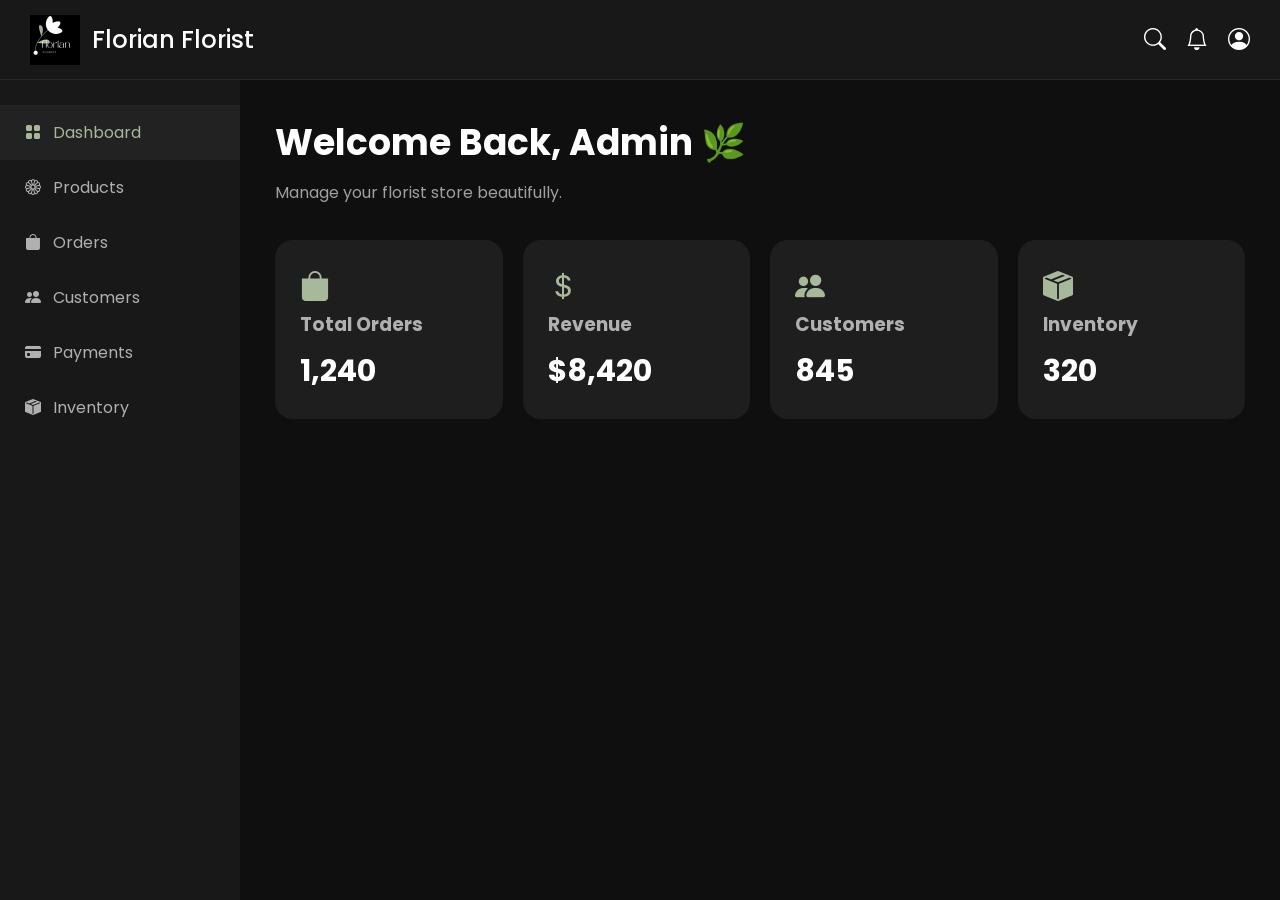
<file: index.html>
<!DOCTYPE html>
<html lang="en">

<head>

    <meta charset="UTF-8">
    <meta name="viewport" content="width=device-width, initial-scale=1.0">

    <title>Florian Florist Admin</title>

    <!-- CSS -->

    <link rel="stylesheet" href="style.css">

    <!-- BOOTSTRAP ICONS -->

    <link rel="stylesheet"
    href="https://cdn.jsdelivr.net/npm/bootstrap-icons@1.11.3/font/bootstrap-icons.min.css">

</head>

<body>

    <!-- NAVBAR -->

    <nav class="navbar">

        <div class="logo-section">

            <img src="logo.png" class="logo">

            <h2>Florian Florist</h2>

        </div>

        <div class="nav-icons">

            <i class="bi bi-search"></i>

            <i class="bi bi-bell"></i>

            <i class="bi bi-person-circle"></i>

        </div>

    </nav>

    <!-- DASHBOARD -->

    <div class="dashboard">

        <!-- SIDEBAR -->

        <div class="sidebar">

            <a href="#" class="active">
                <i class="bi bi-grid-fill"></i>
                Dashboard
            </a>

            <a href="products.html">
                <i class="bi bi-flower1"></i>
                Products
            </a>

            <a href="orders.html">
                <i class="bi bi-bag-fill"></i>
                Orders
            </a>

            <a href="customers.html">
                <i class="bi bi-people-fill"></i>
                Customers
            </a>

            <a href="payments.html">
                <i class="bi bi-credit-card-fill"></i>
                Payments
            </a>

            <a href="inventory.html">
                <i class="bi bi-box-seam-fill"></i>
                Inventory
            </a>

        </div>

        <!-- MAIN CONTENT -->

        <div class="main-content">

            <h1>Welcome Back, Admin 🌿</h1>

            <p class="subtitle">
                Manage your florist store beautifully.
            </p>

            <!-- CARDS -->

            <div class="cards">

                <div class="card">

                    <i class="bi bi-bag-fill"></i>

                    <h3>Total Orders</h3>

                    <h2>1,240</h2>

                </div>

                <div class="card">

                    <i class="bi bi-currency-dollar"></i>

                    <h3>Revenue</h3>

                    <h2>$8,420</h2>

                </div>

                <div class="card">

                    <i class="bi bi-people-fill"></i>

                    <h3>Customers</h3>

                    <h2>845</h2>

                </div>

                <div class="card">

                    <i class="bi bi-box-seam-fill"></i>

                    <h3>Inventory</h3>

                    <h2>320</h2>

                </div>

            </div>

        </div>

    </div>

</body>

</html>
</file>
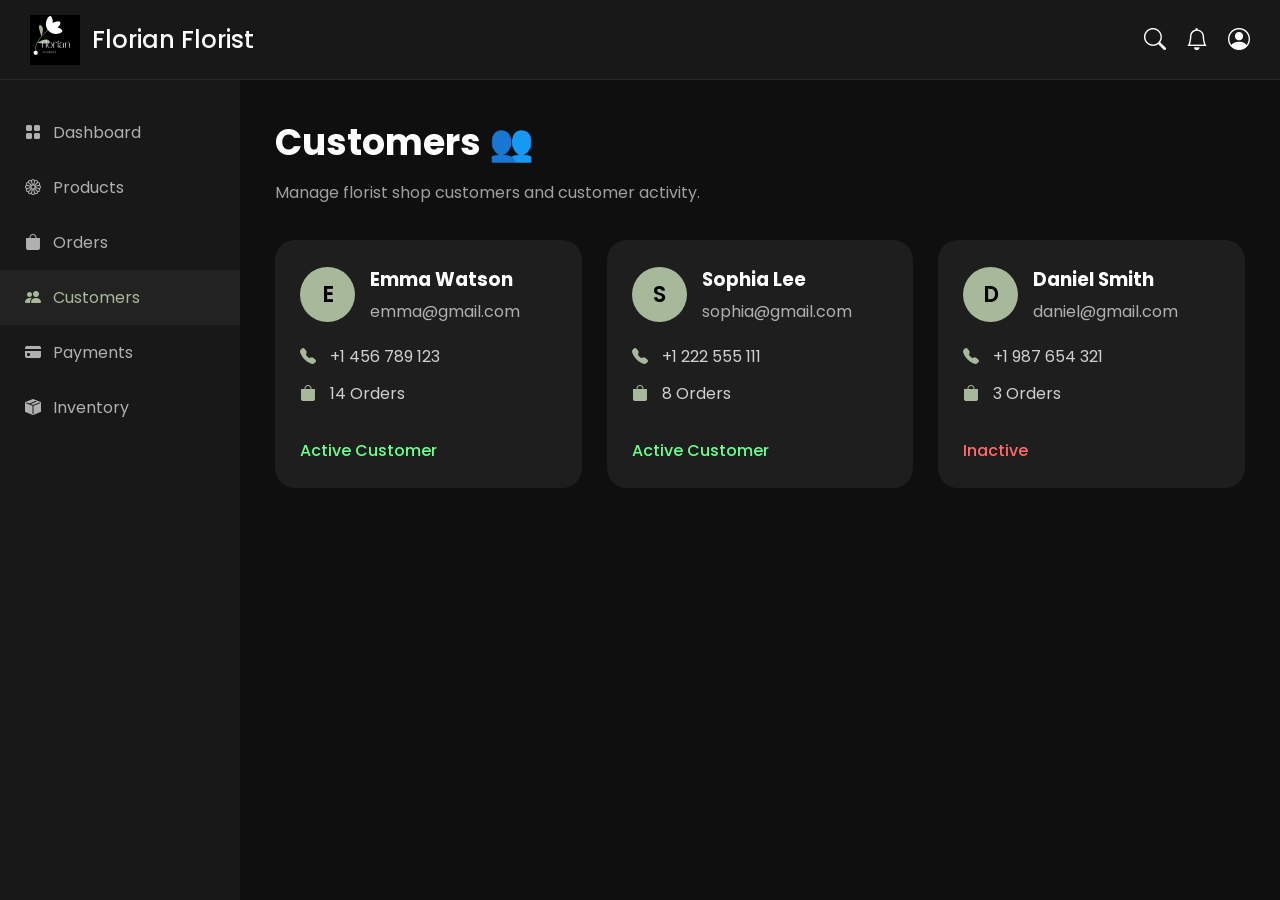
<file: customers.html>
<!DOCTYPE html>
<html lang="en">

<head>

    <meta charset="UTF-8">
    <meta name="viewport" content="width=device-width, initial-scale=1.0">

    <title>Customers - Florian Florist</title>

    <link rel="stylesheet" href="style.css">

    <link rel="stylesheet"
    href="https://cdn.jsdelivr.net/npm/bootstrap-icons@1.11.3/font/bootstrap-icons.min.css">

</head>

<body>

    <!-- NAVBAR -->

    <nav class="navbar">

        <div class="logo-section">

            <img src="logo.png" class="logo">

            <h2>Florian Florist</h2>

        </div>

        <div class="nav-icons">

            <i class="bi bi-search"></i>

            <i class="bi bi-bell"></i>

            <i class="bi bi-person-circle"></i>

        </div>

    </nav>

    <!-- DASHBOARD -->

    <div class="dashboard">

        <!-- SIDEBAR -->

        <div class="sidebar">

            <a href="index.html">
                <i class="bi bi-grid-fill"></i>
                Dashboard
            </a>

            <a href="products.html">
                <i class="bi bi-flower1"></i>
                Products
            </a>

            <a href="orders.html">
                <i class="bi bi-bag-fill"></i>
                Orders
            </a>

            <a href="customers.html" class="active">
                <i class="bi bi-people-fill"></i>
                Customers
            </a>

            <a href="#">
                <i class="bi bi-credit-card-fill"></i>
                Payments
            </a>

            <a href="#">
                <i class="bi bi-box-seam-fill"></i>
                Inventory
            </a>

        </div>

        <!-- MAIN CONTENT -->

        <div class="main-content">

            <h1>Customers 👥</h1>

            <p class="subtitle">
                Manage florist shop customers and customer activity.
            </p>

            <!-- CUSTOMER CARDS -->

            <div class="customer-grid">

                <!-- CARD 1 -->

                <div class="customer-card">

                    <div class="customer-top">

                        <div class="customer-avatar">
                            E
                        </div>

                        <div>

                            <h3>Emma Watson</h3>

                            <p>emma@gmail.com</p>

                        </div>

                    </div>

                    <div class="customer-details">

                        <p>
                            <i class="bi bi-telephone-fill"></i>
                            +1 456 789 123
                        </p>

                        <p>
                            <i class="bi bi-bag-fill"></i>
                            14 Orders
                        </p>

                    </div>

                    <span class="active-customer">
                        Active Customer
                    </span>

                </div>

                <!-- CARD 2 -->

                <div class="customer-card">

                    <div class="customer-top">

                        <div class="customer-avatar">
                            S
                        </div>

                        <div>

                            <h3>Sophia Lee</h3>

                            <p>sophia@gmail.com</p>

                        </div>

                    </div>

                    <div class="customer-details">

                        <p>
                            <i class="bi bi-telephone-fill"></i>
                            +1 222 555 111
                        </p>

                        <p>
                            <i class="bi bi-bag-fill"></i>
                            8 Orders
                        </p>

                    </div>

                    <span class="active-customer">
                        Active Customer
                    </span>

                </div>

                <!-- CARD 3 -->

                <div class="customer-card">

                    <div class="customer-top">

                        <div class="customer-avatar">
                            D
                        </div>

                        <div>

                            <h3>Daniel Smith</h3>

                            <p>daniel@gmail.com</p>

                        </div>

                    </div>

                    <div class="customer-details">

                        <p>
                            <i class="bi bi-telephone-fill"></i>
                            +1 987 654 321
                        </p>

                        <p>
                            <i class="bi bi-bag-fill"></i>
                            3 Orders
                        </p>

                    </div>

                    <span class="inactive-customer">
                        Inactive
                    </span>

                </div>

            </div>

        </div>

    </div>

</body>

</html>
</file>
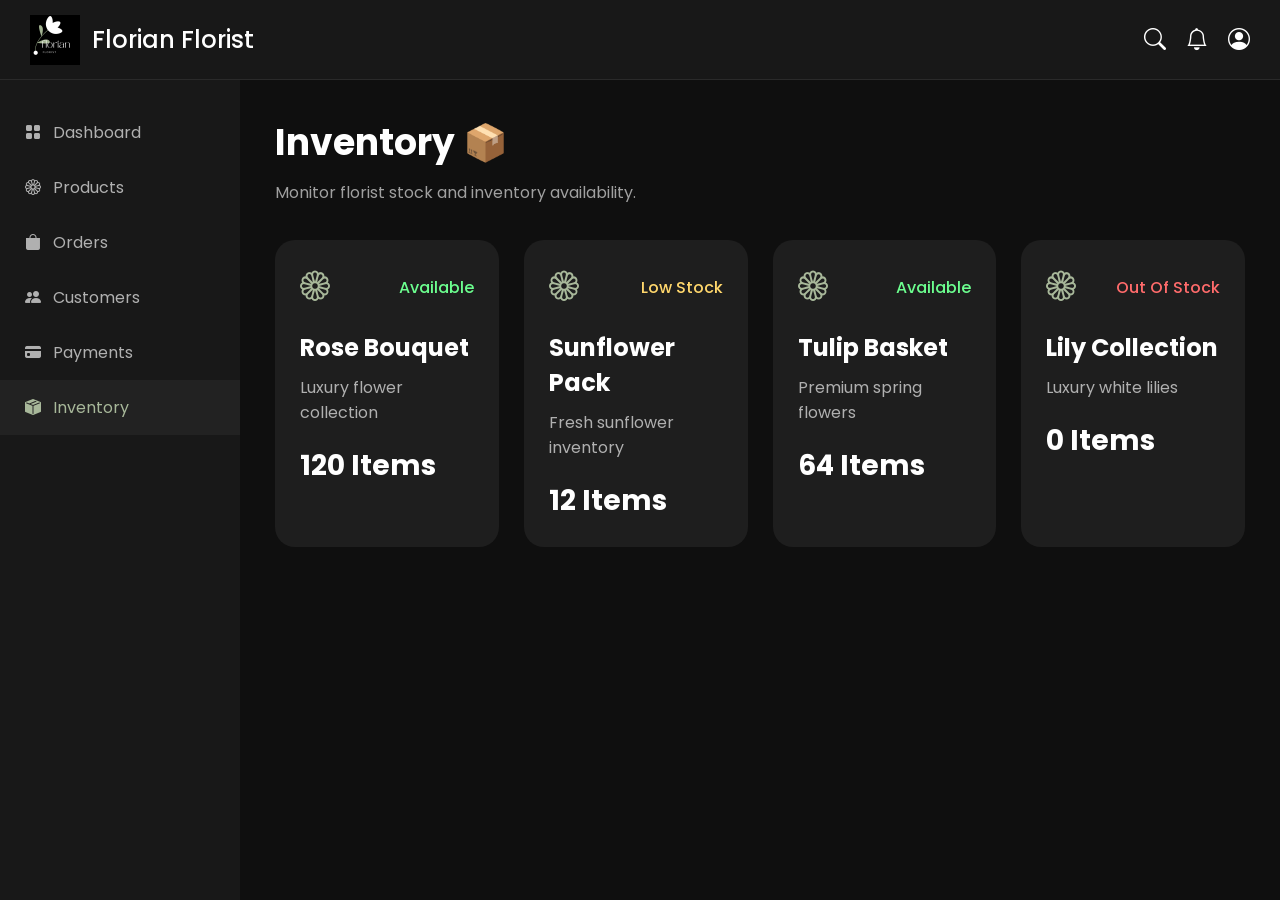
<file: inventory.html>
<!DOCTYPE html>
<html lang="en">

<head>

    <meta charset="UTF-8">
    <meta name="viewport" content="width=device-width, initial-scale=1.0">

    <title>Inventory - Florian Florist</title>

    <link rel="stylesheet" href="style.css">

    <!-- BOOTSTRAP ICONS -->

    <link rel="stylesheet"
    href="https://cdn.jsdelivr.net/npm/bootstrap-icons@1.11.3/font/bootstrap-icons.min.css">

</head>

<body>

    <!-- NAVBAR -->

    <nav class="navbar">

        <div class="logo-section">

            <img src="logo.png" class="logo">

            <h2>Florian Florist</h2>

        </div>

        <div class="nav-icons">

            <i class="bi bi-search"></i>

            <i class="bi bi-bell"></i>

            <i class="bi bi-person-circle"></i>

        </div>

    </nav>

    <!-- DASHBOARD -->

    <div class="dashboard">

        <!-- SIDEBAR -->

        <div class="sidebar">

            <a href="index.html">
                <i class="bi bi-grid-fill"></i>
                Dashboard
            </a>

            <a href="products.html">
                <i class="bi bi-flower1"></i>
                Products
            </a>

            <a href="orders.html">
                <i class="bi bi-bag-fill"></i>
                Orders
            </a>

            <a href="customers.html">
                <i class="bi bi-people-fill"></i>
                Customers
            </a>

            <a href="payments.html">
                <i class="bi bi-credit-card-fill"></i>
                Payments
            </a>

            <a href="inventory.html" class="active">
                <i class="bi bi-box-seam-fill"></i>
                Inventory
            </a>

        </div>

        <!-- MAIN CONTENT -->

        <div class="main-content">

            <h1>Inventory 📦</h1>

            <p class="subtitle">
                Monitor florist stock and inventory availability.
            </p>

            <!-- INVENTORY GRID -->

            <div class="inventory-grid">

                <!-- CARD 1 -->

                <div class="inventory-card">

                    <div class="inventory-top">

                        <i class="bi bi-flower1"></i>

                        <span class="available">
                            Available
                        </span>

                    </div>

                    <h2>Rose Bouquet</h2>

                    <p>Luxury flower collection</p>

                    <h3>120 Items</h3>

                </div>

                <!-- CARD 2 -->

                <div class="inventory-card">

                    <div class="inventory-top">

                        <i class="bi bi-flower1"></i>

                        <span class="low-stock">
                            Low Stock
                        </span>

                    </div>

                    <h2>Sunflower Pack</h2>

                    <p>Fresh sunflower inventory</p>

                    <h3>12 Items</h3>

                </div>

                <!-- CARD 3 -->

                <div class="inventory-card">

                    <div class="inventory-top">

                        <i class="bi bi-flower1"></i>

                        <span class="available">
                            Available
                        </span>

                    </div>

                    <h2>Tulip Basket</h2>

                    <p>Premium spring flowers</p>

                    <h3>64 Items</h3>

                </div>

                <!-- CARD 4 -->

                <div class="inventory-card">

                    <div class="inventory-top">

                        <i class="bi bi-flower1"></i>

                        <span class="out-stock">
                            Out Of Stock
                        </span>

                    </div>

                    <h2>Lily Collection</h2>

                    <p>Luxury white lilies</p>

                    <h3>0 Items</h3>

                </div>

            </div>

        </div>

    </div>

</body>

</html>
</file>
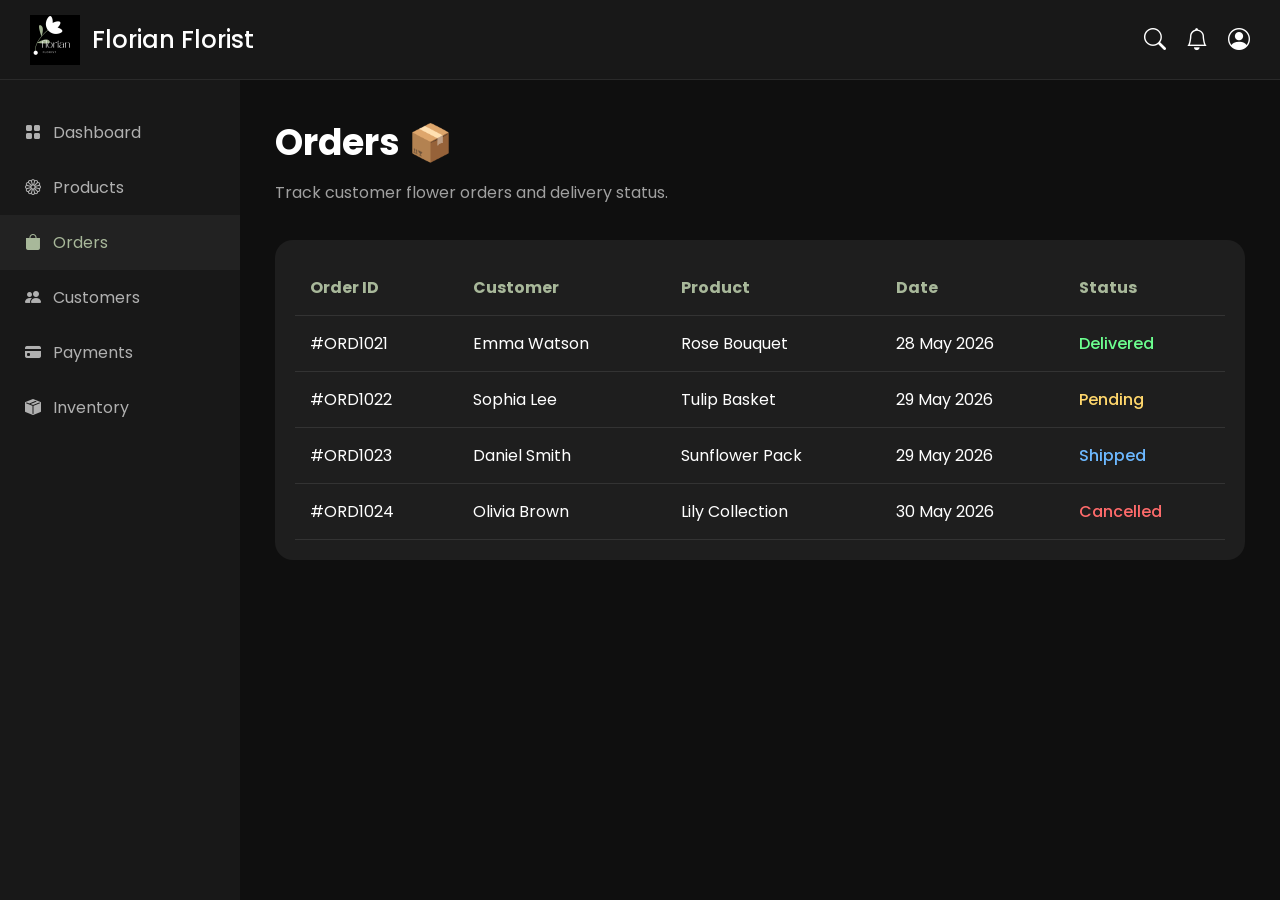
<file: orders.html>
<!DOCTYPE html>
<html lang="en">

<head>

    <meta charset="UTF-8">
    <meta name="viewport" content="width=device-width, initial-scale=1.0">

    <title>Orders - Florian Florist</title>

    <link rel="stylesheet" href="style.css">

    <link rel="stylesheet"
    href="https://cdn.jsdelivr.net/npm/bootstrap-icons@1.11.3/font/bootstrap-icons.min.css">

</head>

<body>

    <!-- NAVBAR -->

    <nav class="navbar">

        <div class="logo-section">

            <img src="logo.png" class="logo">

            <h2>Florian Florist</h2>

        </div>

        <div class="nav-icons">

            <i class="bi bi-search"></i>

            <i class="bi bi-bell"></i>

            <i class="bi bi-person-circle"></i>

        </div>

    </nav>

    <!-- DASHBOARD -->

    <div class="dashboard">

        <!-- SIDEBAR -->

        <div class="sidebar">

            <a href="index.html">
                <i class="bi bi-grid-fill"></i>
                Dashboard
            </a>

            <a href="products.html">
                <i class="bi bi-flower1"></i>
                Products
            </a>

            <a href="orders.html" class="active">
                <i class="bi bi-bag-fill"></i>
                Orders
            </a>

            <a href="#">
                <i class="bi bi-people-fill"></i>
                Customers
            </a>

            <a href="#">
                <i class="bi bi-credit-card-fill"></i>
                Payments
            </a>

            <a href="#">
                <i class="bi bi-box-seam-fill"></i>
                Inventory
            </a>

        </div>

        <!-- MAIN CONTENT -->

        <div class="main-content">

            <h1>Orders 📦</h1>

            <p class="subtitle">
                Track customer flower orders and delivery status.
            </p>

            <!-- TABLE -->

            <div class="table-container">

                <table>

                    <tr>
                        <th>Order ID</th>
                        <th>Customer</th>
                        <th>Product</th>
                        <th>Date</th>
                        <th>Status</th>
                    </tr>

                    <tr>
                        <td>#ORD1021</td>
                        <td>Emma Watson</td>
                        <td>Rose Bouquet</td>
                        <td>28 May 2026</td>
                        <td><span class="delivered">Delivered</span></td>
                    </tr>

                    <tr>
                        <td>#ORD1022</td>
                        <td>Sophia Lee</td>
                        <td>Tulip Basket</td>
                        <td>29 May 2026</td>
                        <td><span class="pending">Pending</span></td>
                    </tr>

                    <tr>
                        <td>#ORD1023</td>
                        <td>Daniel Smith</td>
                        <td>Sunflower Pack</td>
                        <td>29 May 2026</td>
                        <td><span class="shipped">Shipped</span></td>
                    </tr>

                    <tr>
                        <td>#ORD1024</td>
                        <td>Olivia Brown</td>
                        <td>Lily Collection</td>
                        <td>30 May 2026</td>
                        <td><span class="cancelled">Cancelled</span></td>
                    </tr>

                </table>

            </div>

        </div>

    </div>

</body>

</html>
</file>
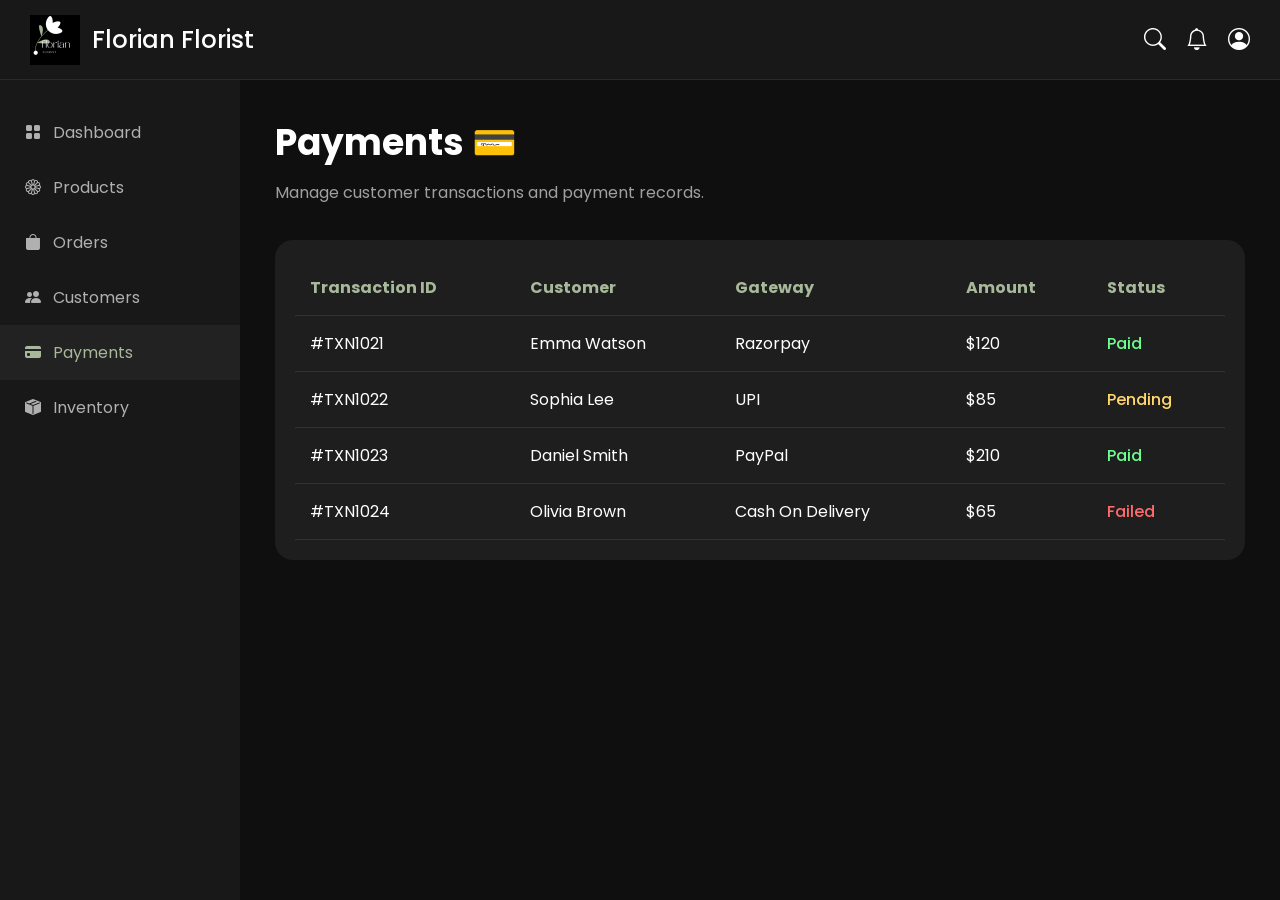
<file: payments.html>
<!DOCTYPE html>
<html lang="en">

<head>

    <meta charset="UTF-8">
    <meta name="viewport" content="width=device-width, initial-scale=1.0">

    <title>Payments - Florian Florist</title>

    <link rel="stylesheet" href="style.css">

    <!-- BOOTSTRAP ICONS -->

    <link rel="stylesheet"
    href="https://cdn.jsdelivr.net/npm/bootstrap-icons@1.11.3/font/bootstrap-icons.min.css">

</head>

<body>

    <!-- NAVBAR -->

    <nav class="navbar">

        <div class="logo-section">

            <img src="logo.png" class="logo">

            <h2>Florian Florist</h2>

        </div>

        <div class="nav-icons">

            <i class="bi bi-search"></i>

            <i class="bi bi-bell"></i>

            <i class="bi bi-person-circle"></i>

        </div>

    </nav>

    <!-- DASHBOARD -->

    <div class="dashboard">

        <!-- SIDEBAR -->

        <div class="sidebar">

            <a href="index.html">
                <i class="bi bi-grid-fill"></i>
                Dashboard
            </a>

            <a href="products.html">
                <i class="bi bi-flower1"></i>
                Products
            </a>

            <a href="orders.html">
                <i class="bi bi-bag-fill"></i>
                Orders
            </a>

            <a href="customers.html">
                <i class="bi bi-people-fill"></i>
                Customers
            </a>

            <a href="payments.html" class="active">
                <i class="bi bi-credit-card-fill"></i>
                Payments
            </a>

            <a href="#">
                <i class="bi bi-box-seam-fill"></i>
                Inventory
            </a>

        </div>

        <!-- MAIN CONTENT -->

        <div class="main-content">

            <h1>Payments 💳</h1>

            <p class="subtitle">
                Manage customer transactions and payment records.
            </p>

            <!-- PAYMENT TABLE -->

            <div class="table-container">

                <table>

                    <tr>

                        <th>Transaction ID</th>
                        <th>Customer</th>
                        <th>Gateway</th>
                        <th>Amount</th>
                        <th>Status</th>

                    </tr>

                    <tr>

                        <td>#TXN1021</td>
                        <td>Emma Watson</td>
                        <td>Razorpay</td>
                        <td>$120</td>
                        <td>
                            <span class="paid">
                                Paid
                            </span>
                        </td>

                    </tr>

                    <tr>

                        <td>#TXN1022</td>
                        <td>Sophia Lee</td>
                        <td>UPI</td>
                        <td>$85</td>
                        <td>
                            <span class="pending">
                                Pending
                            </span>
                        </td>

                    </tr>

                    <tr>

                        <td>#TXN1023</td>
                        <td>Daniel Smith</td>
                        <td>PayPal</td>
                        <td>$210</td>
                        <td>
                            <span class="paid">
                                Paid
                            </span>
                        </td>

                    </tr>

                    <tr>

                        <td>#TXN1024</td>
                        <td>Olivia Brown</td>
                        <td>Cash On Delivery</td>
                        <td>$65</td>
                        <td>
                            <span class="failed">
                                Failed
                            </span>
                        </td>

                    </tr>

                </table>

            </div>

        </div>

    </div>

</body>

</html>
</file>
<file: style.css>
@import url('https://fonts.googleapis.com/css2?family=Poppins:wght@300;400;500;600&display=swap');

*{
    margin: 0;
    padding: 0;
    box-sizing: border-box;
}

body{
    background-color: #0F0F0F;
    font-family: 'Poppins', sans-serif;
    color: white;
}

/* NAVBAR */

.navbar{
    width: 100%;
    height: 80px;

    background-color: #181818;

    display: flex;
    justify-content: space-between;
    align-items: center;

    padding: 0 30px;

    border-bottom: 1px solid #2A2A2A;
}

/* LOGO SECTION */

.logo-section{
    display: flex;
    align-items: center;
}

/* LOGO */

.logo{
    width: 50px;
    height: 50px;

    object-fit: contain;

    margin-right: 12px;
}

/* TITLE */

.logo-section h2{
    font-size: 24px;
    font-weight: 500;
}

/* NAV ICONS */

.nav-icons{
    display: flex;
    gap: 20px;

    font-size: 22px;
}

.nav-icons i{
    cursor: pointer;
    transition: 0.3s;
}

.nav-icons i:hover{
    color: #A8B89A;
}

/* DASHBOARD LAYOUT */

.dashboard{
    display: flex;
}

/* SIDEBAR */

.sidebar{
    width: 240px;
    min-height: calc(100vh - 80px);

    background-color: #181818;

    padding-top: 25px;
}

/* SIDEBAR LINKS */

.sidebar a{
    display: flex;
    align-items: center;
    gap: 12px;

    color: #B0B0B0;

    text-decoration: none;

    padding: 15px 25px;

    transition: 0.3s;
}

.sidebar a:hover{
    background-color: #222222;
    color: #A8B89A;
}

.active{
    background-color: #222222;
    color: #A8B89A !important;
}

/* MAIN CONTENT */

.main-content{
    flex: 1;
    padding: 35px;
}

/* TITLE */

.main-content h1{
    font-size: 36px;
    margin-bottom: 10px;
}

.subtitle{
    color: #A0A0A0;
    margin-bottom: 35px;
}

/* CARDS */

.cards{
    display: grid;

    grid-template-columns: repeat(4, 1fr);

    gap: 20px;
}

/* CARD */

.card{
    background-color: #1E1E1E;

    padding: 25px;

    border-radius: 18px;

    transition: 0.3s;
}

.card:hover{
    transform: translateY(-5px);

    box-shadow: 0 0 15px rgba(168,184,154,0.2);
}

/* CARD ICON */

.card i{
    font-size: 30px;
    color: #A8B89A;

    margin-bottom: 15px;
}

/* CARD TEXT */

.card h3{
    color: #B0B0B0;
    margin-bottom: 10px;
}

.card h2{
    font-size: 30px;
}


/* PRODUCT GRID */

.product-grid{
    display: grid;

    grid-template-columns: repeat(3, 1fr);

    gap: 25px;

    margin-top: 35px;
}

/* PRODUCT CARD */

.product-card{
    background-color: #1E1E1E;

    border-radius: 20px;

    overflow: hidden;

    transition: 0.3s;
}

.product-card:hover{
    transform: translateY(-5px);

    box-shadow: 0 0 15px rgba(168,184,154,0.2);
}

/* PRODUCT IMAGE */

.product-image{
    width: 100%;
    height: 220px;

    object-fit: cover;
}

/* PRODUCT INFO */

.product-info{
    padding: 20px;
}

.product-info p{
    color: #B0B0B0;

    margin: 8px 0;
}

.product-info h2{
    margin: 12px 0;
}

/* STOCK */

.stock{
    color: #6CFF8F;

    font-weight: 500;
}

.low-stock{
    color: #FFD76C;

    font-weight: 500;
}

/* BUTTONS */

.product-buttons{
    display: flex;

    gap: 12px;

    margin-top: 20px;
}

/* EDIT BUTTON */

.edit-btn{
    flex: 1;

    background-color: #A8B89A;

    color: black;

    border: none;

    padding: 10px;

    border-radius: 10px;

    cursor: pointer;

    font-weight: 500;
}

/* DELETE BUTTON */

.delete-btn{
    flex: 1;

    background-color: #2A2A2A;

    color: white;

    border: none;

    padding: 10px;

    border-radius: 10px;

    cursor: pointer;
}

/* TABLE CONTAINER */

.table-container{
    margin-top: 30px;

    background-color: #1E1E1E;

    padding: 20px;

    border-radius: 18px;
}

/* TABLE */

table{
    width: 100%;

    border-collapse: collapse;
}

table th{
    text-align: left;

    padding: 15px;

    color: #A8B89A;

    border-bottom: 1px solid #333;
}

table td{
    padding: 15px;

    border-bottom: 1px solid #333;
}

/* STATUS COLORS */

.delivered{
    color: #6CFF8F;
    font-weight: 500;
}

.pending{
    color: #FFD76C;
    font-weight: 500;
}

.shipped{
    color: #6CB8FF;
    font-weight: 500;
}

.cancelled{
    color: #FF6B6B;
    font-weight: 500;
}

/* CUSTOMER GRID */

.customer-grid{
    display: grid;

    grid-template-columns: repeat(3, 1fr);

    gap: 25px;

    margin-top: 35px;
}

/* CUSTOMER CARD */

.customer-card{
    background-color: #1E1E1E;

    padding: 25px;

    border-radius: 20px;

    transition: 0.3s;
}

.customer-card:hover{
    transform: translateY(-5px);

    box-shadow: 0 0 15px rgba(168,184,154,0.2);
}

/* TOP SECTION */

.customer-top{
    display: flex;

    align-items: center;

    gap: 15px;

    margin-bottom: 20px;
}

/* AVATAR */

.customer-avatar{
    width: 55px;
    height: 55px;

    border-radius: 50%;

    background-color: #A8B89A;

    color: black;

    display: flex;
    justify-content: center;
    align-items: center;

    font-size: 22px;
    font-weight: 600;
}

/* CUSTOMER TEXT */

.customer-top p{
    color: #B0B0B0;

    margin-top: 5px;
}

/* DETAILS */

.customer-details p{
    margin: 12px 0;

    color: #D0D0D0;
}

.customer-details i{
    margin-right: 10px;

    color: #A8B89A;
}

/* STATUS */

.active-customer{
    display: inline-block;

    margin-top: 20px;

    color: #6CFF8F;

    font-weight: 500;
}

.inactive-customer{
    display: inline-block;

    margin-top: 20px;

    color: #FF6B6B;

    font-weight: 500;
}

/* PAYMENT TABLE */

.table-container{
    margin-top: 30px;

    background-color: #1E1E1E;

    padding: 20px;

    border-radius: 18px;
}

/* TABLE */

table{
    width: 100%;

    border-collapse: collapse;
}

table th{
    text-align: left;

    padding: 15px;

    color: #A8B89A;

    border-bottom: 1px solid #333;
}

table td{
    padding: 15px;

    border-bottom: 1px solid #333;
}

/* STATUS COLORS */

.paid{
    color: #6CFF8F;

    font-weight: 500;
}

.pending{
    color: #FFD76C;

    font-weight: 500;
}

.failed{
    color: #FF6B6B;

    font-weight: 500;
}

/* INVENTORY GRID */

.inventory-grid{
    display: grid;

    grid-template-columns: repeat(4, 1fr);

    gap: 25px;

    margin-top: 35px;
}

/* INVENTORY CARD */

.inventory-card{
    background-color: #1E1E1E;

    padding: 25px;

    border-radius: 20px;

    transition: 0.3s;
}

.inventory-card:hover{
    transform: translateY(-5px);

    box-shadow: 0 0 15px rgba(168,184,154,0.2);
}

/* TOP SECTION */

.inventory-top{
    display: flex;

    justify-content: space-between;

    align-items: center;

    margin-bottom: 20px;
}

/* ICON */

.inventory-top i{
    font-size: 30px;

    color: #A8B89A;
}

/* TEXT */

.inventory-card p{
    color: #B0B0B0;

    margin: 10px 0 20px;
}

.inventory-card h3{
    font-size: 28px;
}

/* STATUS */

.available{
    color: #6CFF8F;

    font-weight: 500;
}

.low-stock{
    color: #FFD76C;

    font-weight: 500;
}

.out-stock{
    color: #FF6B6B;

    font-weight: 500;
}
</file>
